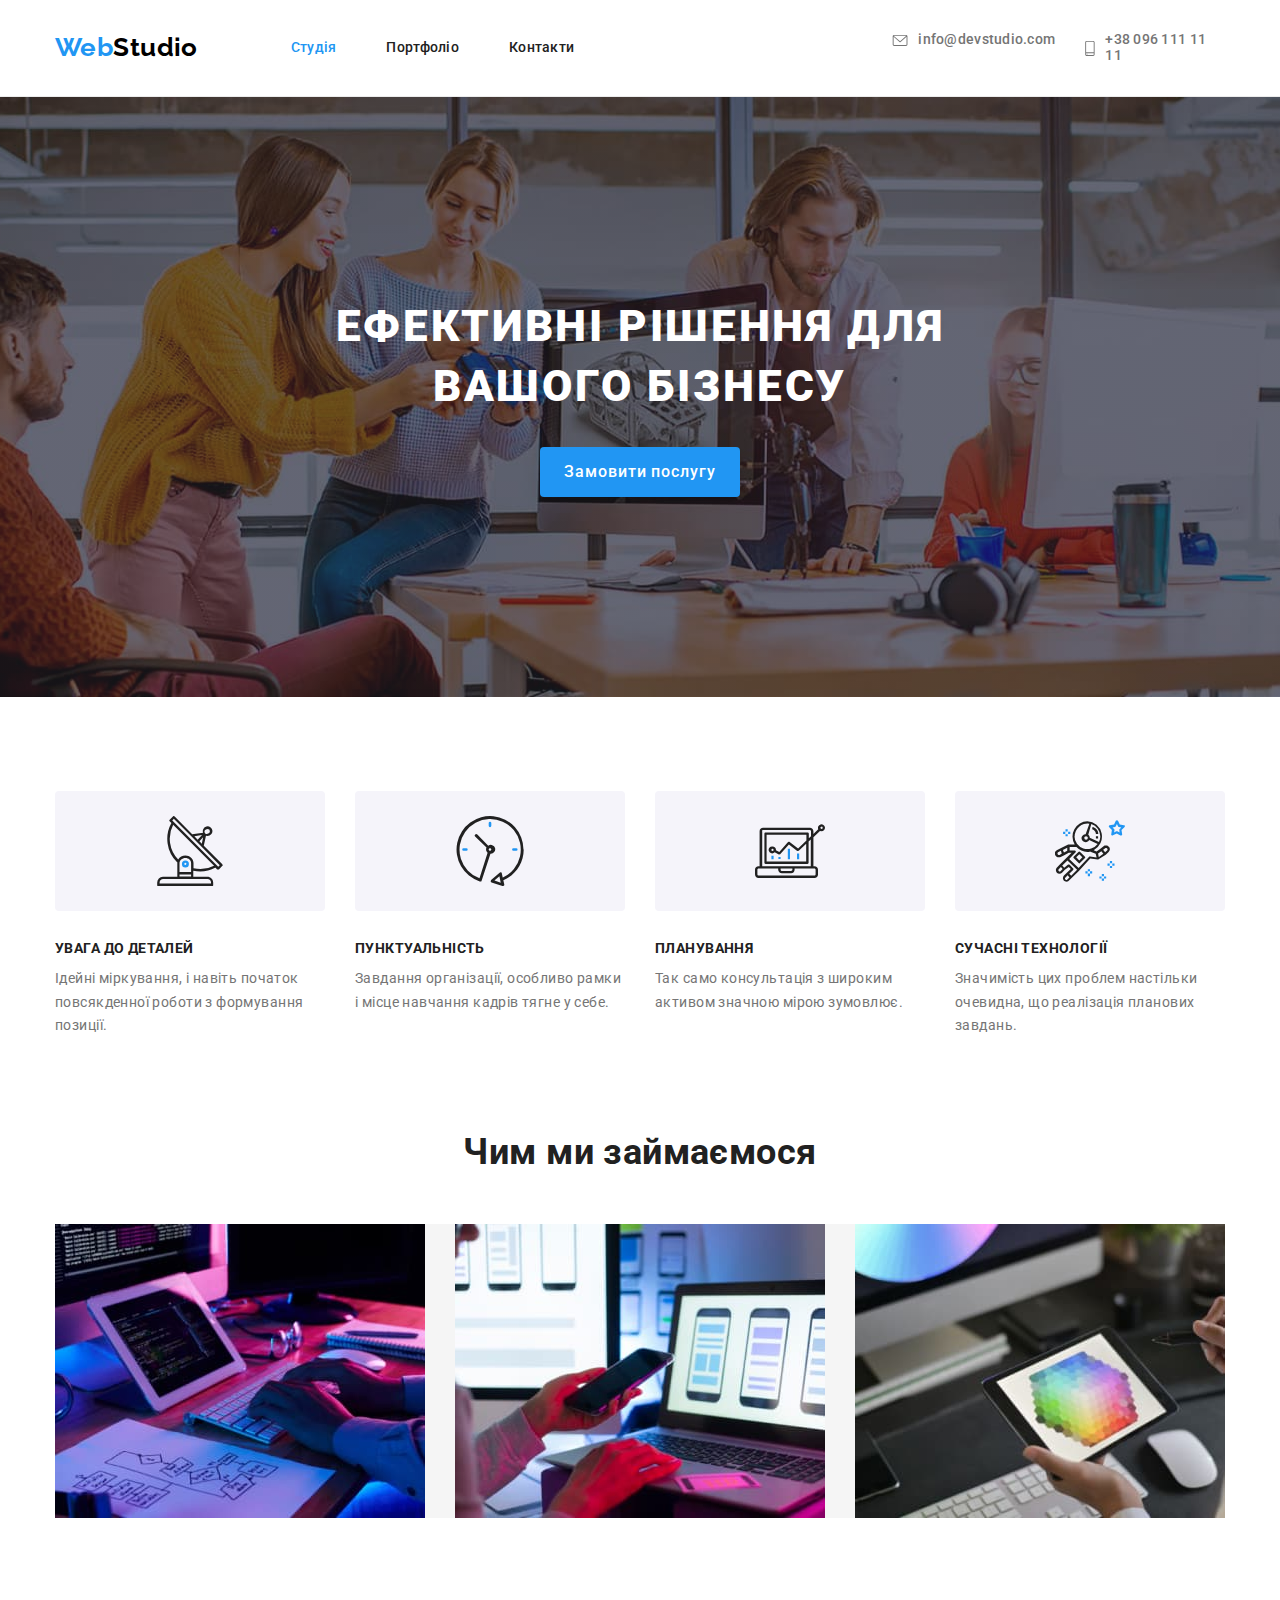
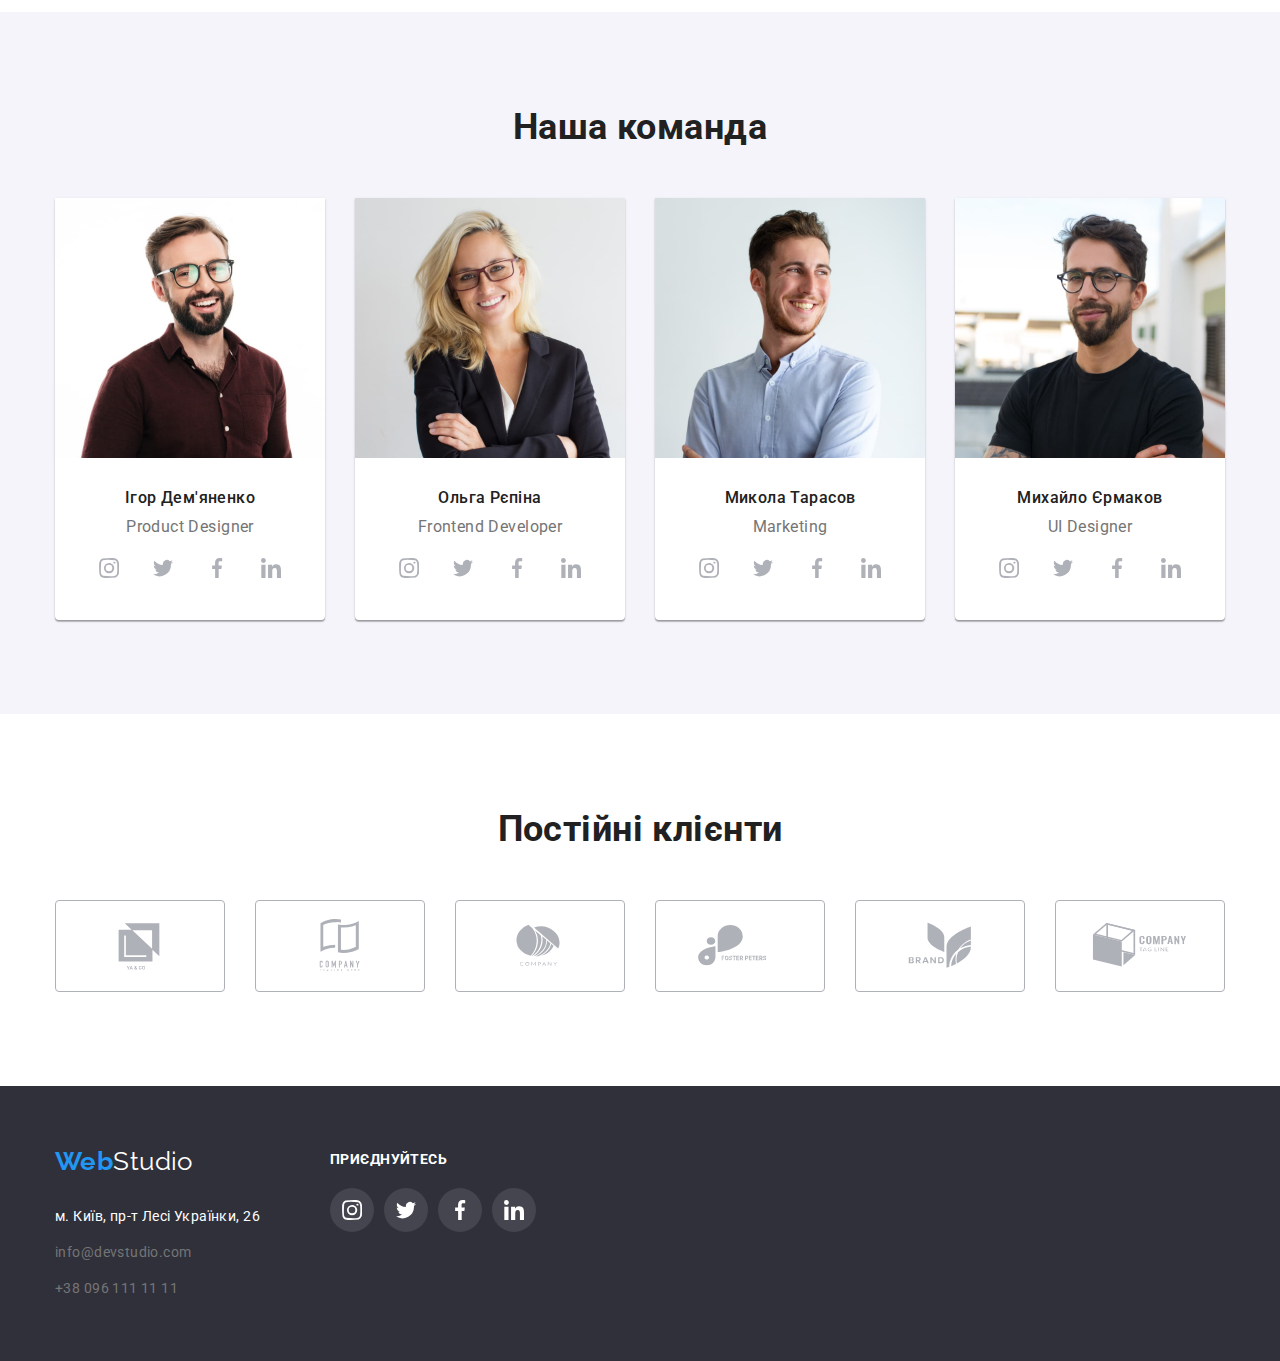
<file: index.html>
<!DOCTYPE html>
<html lang="uk">
  <head>
    <meta charset="UTF-8" />
    <meta http-equiv="X-UA-Compatible" content="IE=edge" />
    <meta name="viewport" content="width=device-width, initial-scale=1.0" />
    <title>Студія</title>
    <link rel="preconnect" href="https://fonts.googleapis.com" />
    <link rel="preconnect" href="https://fonts.gstatic.com" crossorigin />
    <link
      href="https://fonts.googleapis.com/css2?family=Raleway:wght@700&family=Roboto:wght@400;500;700;900&display=swap"
      rel="stylesheet"
    />
    <link
      rel="stylesheet"
      href="https://cdnjs.cloudflare.com/ajax/libs/modern-normalize/1.1.0/modern-normalize.min.css"
    />
    <link rel="stylesheet" href="./css/styles.css" />
  </head>
  <body>
    <!--header-->
    <header class="page-header">
      <div class="container main-nav">
        <nav class="site-nav">
          <a href="./index.html" class="logo"><span class="web">Web</span>Studio</a>
          <ul class="site-nav-ul">
            <li class="item"><a href="./index.html" class="link current">Студія</a></li>
            <li class="item"><a href="./portfolio.html" class="link">Портфоліо</a></li>
            <li class="item"><a href="#" class="link">Контакти</a></li>
          </ul>
        </nav>
        <ul class="auth-nav">
          <li class="item">
            <a class="site-nav-contact" href="mailto:info@devstudio.com">
              <svg class="icon-phone" width="16" height="12">
                <use href="./images/icons.svg#icon-envelope"></use>
              </svg>
              info@devstudio.com</a
            >
          </li>
          <li class="item">
            <a class="site-nav-contact" href="tel:+380961111111">
              <svg class="icon-phone" width="10" height="16">
                <use href="./images/icons.svg#icon-smartphone"></use>
              </svg>
              +38 096 111 11 11</a
            >
          </li>
        </ul>
      </div>
    </header>
    <main>
      <!--block1-->
      <section class="hero">
        <div class="overlay">
          <h1 class="title-one">Ефективні рішення для вашого бізнесу</h1>
          <button type="button" class="button-active">Замовити послугу</button>
        </div>
      </section>
      <!--block2-->
      <section class="section-two">
        <div class="container">
          <h2 class="visually-hidden">Наші переваги</h2>
          <ul class="section-two-list">
            <li class="item-benefits">
              <div class="benefits-svg">
                <svg width="70" height="70">
                  <use href="./images/icons.svg#icon-antenna"></use>
                </svg>
              </div>
              <h3 class="title-benefits">УВАГА ДО ДЕТАЛЕЙ</h3>
              <p class="text-benefits">
                Ідейні міркування, і навіть початок повсякденної роботи з формування позиції.
              </p>
            </li>
            <li class="item-benefits">
              <div class="benefits-svg">
                <svg width="70" height="70">
                  <use href="./images/icons.svg#icon-clock"></use>
                </svg>
              </div>
              <h3 class="title-benefits">ПУНКТУАЛЬНІСТЬ</h3>
              <p class="text-benefits">
                Завдання організації, особливо рамки і місце навчання кадрів тягне у себе.
              </p>
            </li>
            <li class="item-benefits">
              <div class="benefits-svg">
                <svg width="70" height="70">
                  <use href="./images/icons.svg#icon-diagram"></use>
                </svg>
              </div>
              <h3 class="title-benefits">ПЛАНУВАННЯ</h3>
              <p class="text-benefits">
                Так само консультація з широким активом значною мірою зумовлює.
              </p>
            </li>
            <li class="item-benefits">
              <div class="benefits-svg">
                <svg width="70" height="70">
                  <use href="./images/icons.svg#icon-astronaut"></use>
                </svg>
              </div>
              <h3 class="title-benefits">СУЧАСНІ ТЕХНОЛОГІЇ</h3>
              <p class="text-benefits">
                Значимість цих проблем настільки очевидна, що реалізація планових завдань.
              </p>
            </li>
          </ul>
        </div>
      </section>
      <!--block3 - portfolio-->
      <section class="section-three">
        <div class="container">
          <h2 class="title-work">Чим ми займаємося</h2>
          <ul class="section-three-list">
            <li>
              <img src="./images/photojob1.jpg" alt="Проєкт1" width="370" height="290" />
            </li>
            <li>
              <img src="./images/photojob2.jpg" alt="Проєкт2" width="370" height="290" />
            </li>
            <li>
              <img src="./images/photojob3.jpg" alt="Проєкт3" width="370" height="290" />
            </li>
          </ul>
        </div>
      </section>
      <!--block4-->
      <section class="section-command">
        <div class="container">
          <h2 class="command">Наша команда</h2>
          <ul class="section-command-ul">
            <li class="command-li">
              <img src="./images/photo-igor.jpg" alt="Ігор Дем'яненко" width="270" height="260" />
              <div class="text-command">
                <h3 class="title-command">Ігор Дем'яненко</h3>
                <p class="filter-command">Product Designer</p>
                <div class="command-icons">
                  <ul class="command-list">
                    <li class="command-item">
                      <a href="#" class="command-links">
                        <svg width="20" height="20">
                          <use href="./images/icons.svg#icon-instagram"></use>
                        </svg>
                      </a>
                    </li>
                    <li class="command-item">
                      <a href="#" class="command-links">
                        <svg width="20" height="20">
                          <use href="./images/icons.svg#icon-twitter"></use>
                        </svg>
                      </a>
                    </li>
                    <li class="command-item">
                      <a href="#" class="command-links">
                        <svg width="20" height="20">
                          <use href="./images/icons.svg#icon-facebook"></use>
                        </svg>
                      </a>
                    </li>
                    <li class="command-item">
                      <a href="#" class="command-links">
                        <svg width="20" height="20">
                          <use href="./images/icons.svg#icon-linkedin"></use>
                        </svg>
                      </a>
                    </li>
                  </ul>
                </div>
              </div>
            </li>
            <li class="command-li">
              <img src="./images/photo-olga.jpg" alt="Ольга Рєпіна" width="270" height="260" />
              <div class="text-command">
                <h3 class="title-command">Ольга Рєпіна</h3>
                <p class="filter-command">Frontend Developer</p>
                <div class="command-icons">
                  <ul class="command-list">
                    <li class="command-item">
                      <a href="#" class="command-links">
                        <svg width="20" height="20">
                          <use href="./images/icons.svg#icon-instagram"></use>
                        </svg>
                      </a>
                    </li>
                    <li class="command-item">
                      <a href="#" class="command-links">
                        <svg width="20" height="20">
                          <use href="./images/icons.svg#icon-twitter"></use>
                        </svg>
                      </a>
                    </li>
                    <li class="command-item">
                      <a href="#" class="command-links">
                        <svg width="20" height="20">
                          <use href="./images/icons.svg#icon-facebook"></use>
                        </svg>
                      </a>
                    </li>
                    <li class="command-item">
                      <a href="#" class="command-links">
                        <svg width="20" height="20">
                          <use href="./images/icons.svg#icon-linkedin"></use>
                        </svg>
                      </a>
                    </li>
                  </ul>
                </div>
              </div>
            </li>
            <li class="command-li">
              <img src="./images/photo-mykola.jpg" alt="Микола Тарасов" width="270" height="260" />
              <div class="text-command">
                <h3 class="title-command">Микола Тарасов</h3>
                <p class="filter-command">Marketing</p>
                <div class="command-icons">
                  <ul class="command-list">
                    <li class="command-item">
                      <a href="#" class="command-links">
                        <svg width="20" height="20">
                          <use href="./images/icons.svg#icon-instagram"></use>
                        </svg>
                      </a>
                    </li>
                    <li class="command-item">
                      <a href="#" class="command-links">
                        <svg width="20" height="20">
                          <use href="./images/icons.svg#icon-twitter"></use>
                        </svg>
                      </a>
                    </li>
                    <li class="command-item">
                      <a href="#" class="command-links">
                        <svg width="20" height="20">
                          <use href="./images/icons.svg#icon-facebook"></use>
                        </svg>
                      </a>
                    </li>
                    <li class="command-item">
                      <a href="#" class="command-links">
                        <svg width="20" height="20">
                          <use href="./images/icons.svg#icon-linkedin"></use>
                        </svg>
                      </a>
                    </li>
                  </ul>
                </div>
              </div>
            </li>
            <li class="command-li">
              <img
                src="./images/photo-myhailo.jpg"
                alt="Михайло Єрмаков"
                width="270"
                height="260"
              />
              <div class="text-command">
                <h3 class="title-command">Михайло Єрмаков</h3>
                <p class="filter-command">UI Designer</p>
                <div class="command-icons">
                  <ul class="command-list">
                    <li class="command-item">
                      <a href="#" class="command-links">
                        <svg width="20" height="20">
                          <use href="./images/icons.svg#icon-instagram"></use>
                        </svg>
                      </a>
                    </li>
                    <li class="command-item">
                      <a href="#" class="command-links">
                        <svg width="20" height="20">
                          <use href="./images/icons.svg#icon-twitter"></use>
                        </svg>
                      </a>
                    </li>
                    <li class="command-item">
                      <a href="#" class="command-links">
                        <svg width="20" height="20">
                          <use href="./images/icons.svg#icon-facebook"></use>
                        </svg>
                      </a>
                    </li>
                    <li class="command-item">
                      <a href="#" class="command-links">
                        <svg width="20" height="20">
                          <use href="./images/icons.svg#icon-linkedin"></use>
                        </svg>
                      </a>
                    </li>
                  </ul>
                </div>
              </div>
            </li>
          </ul>
        </div>
      </section>
      <!--block5-->
      <section class="section-client">
        <div class="container">
          <h2 class="command">Постійні клієнти</h2>
          <div class="client-icons">
            <ul class="client-list">
              <li class="client-item">
                <a href="#" class="client-links">
                  <svg class="client-icon" width="106" height="60">
                    <use href="./images/icons.svg#icon-Logo1"></use>
                  </svg>
                </a>
              </li>
              <li class="client-item">
                <a href="#" class="client-links">
                  <svg class="client-icon" width="106" height="60">
                    <use href="./images/icons.svg#icon-Logo2"></use>
                  </svg>
                </a>
              </li>
              <li class="client-item">
                <a href="#" class="client-links">
                  <svg class="client-icon" width="106" height="60">
                    <use href="./images/icons.svg#icon-Logo3"></use>
                  </svg>
                </a>
              </li>
              <li class="client-item">
                <a href="#" class="client-links">
                  <svg class="client-icon" width="106" height="60">
                    <use href="./images/icons.svg#icon-Logo4"></use>
                  </svg>
                </a>
              </li>
              <li class="client-item">
                <a href="#" class="client-links">
                  <svg class="client-icon" width="106" height="60">
                    <use href="./images/icons.svg#icon-Logo5"></use>
                  </svg>
                </a>
              </li>
              <li class="client-item">
                <a href="#" class="client-links">
                  <svg class="client-icon" width="106" height="60">
                    <use href="./images/icons.svg#icon-Logo6"></use>
                  </svg>
                </a>
              </li>
            </ul>
          </div>
        </div>
      </section>
    </main>
    <!--Contacts-->
    <footer class="footer">
      <div class="container footer-nav">
        <div class="footer-text">
          <a href="#" class="footer-logo"><span class="web">Web</span>Studio</a>
          <address class="address">
            <ul class="adress-ul">
              <li class="adress-item">
                <a
                  href="https://goo.gl/maps/4DEPjrR7s4Dfj8Ng8"
                  target="_blank"
                  rel="noreferrer noopener nofollow"
                  class="footer-position"
                  >м. Київ, пр-т Лесі Українки, 26</a
                >
              </li>
              <li class="adress-item">
                <a href="mailto:info@devstudio.com" class="footer-link">info@devstudio.com</a>
              </li>
              <li class="adress-item">
                <a href="tel:+380961111111" class="footer-link">+38 096 111 11 11</a>
              </li>
            </ul>
          </address>
        </div>
        <div class="footer-social">
          <h4 class="join">Приєднуйтесь</h4>
          <ul class="social-list">
            <li class="social-item">
              <a href="#" class="social-links">
                <svg width="20" height="20">
                  <use href="./images/icons.svg#icon-instagram"></use>
                </svg>
              </a>
            </li>
            <li class="social-item">
              <a href="#" class="social-links">
                <svg width="20" height="20">
                  <use href="./images/icons.svg#icon-twitter"></use>
                </svg>
              </a>
            </li>
            <li class="social-item">
              <a href="#" class="social-links">
                <svg width="20" height="20">
                  <use href="./images/icons.svg#icon-facebook"></use>
                </svg>
              </a>
            </li>
            <li class="social-item">
              <a href="#" class="social-links">
                <svg width="20" height="20">
                  <use href="./images/icons.svg#icon-linkedin"></use>
                </svg>
              </a>
            </li>
          </ul>
        </div>
      </div>
    </footer>
  </body>
</html>
</file>
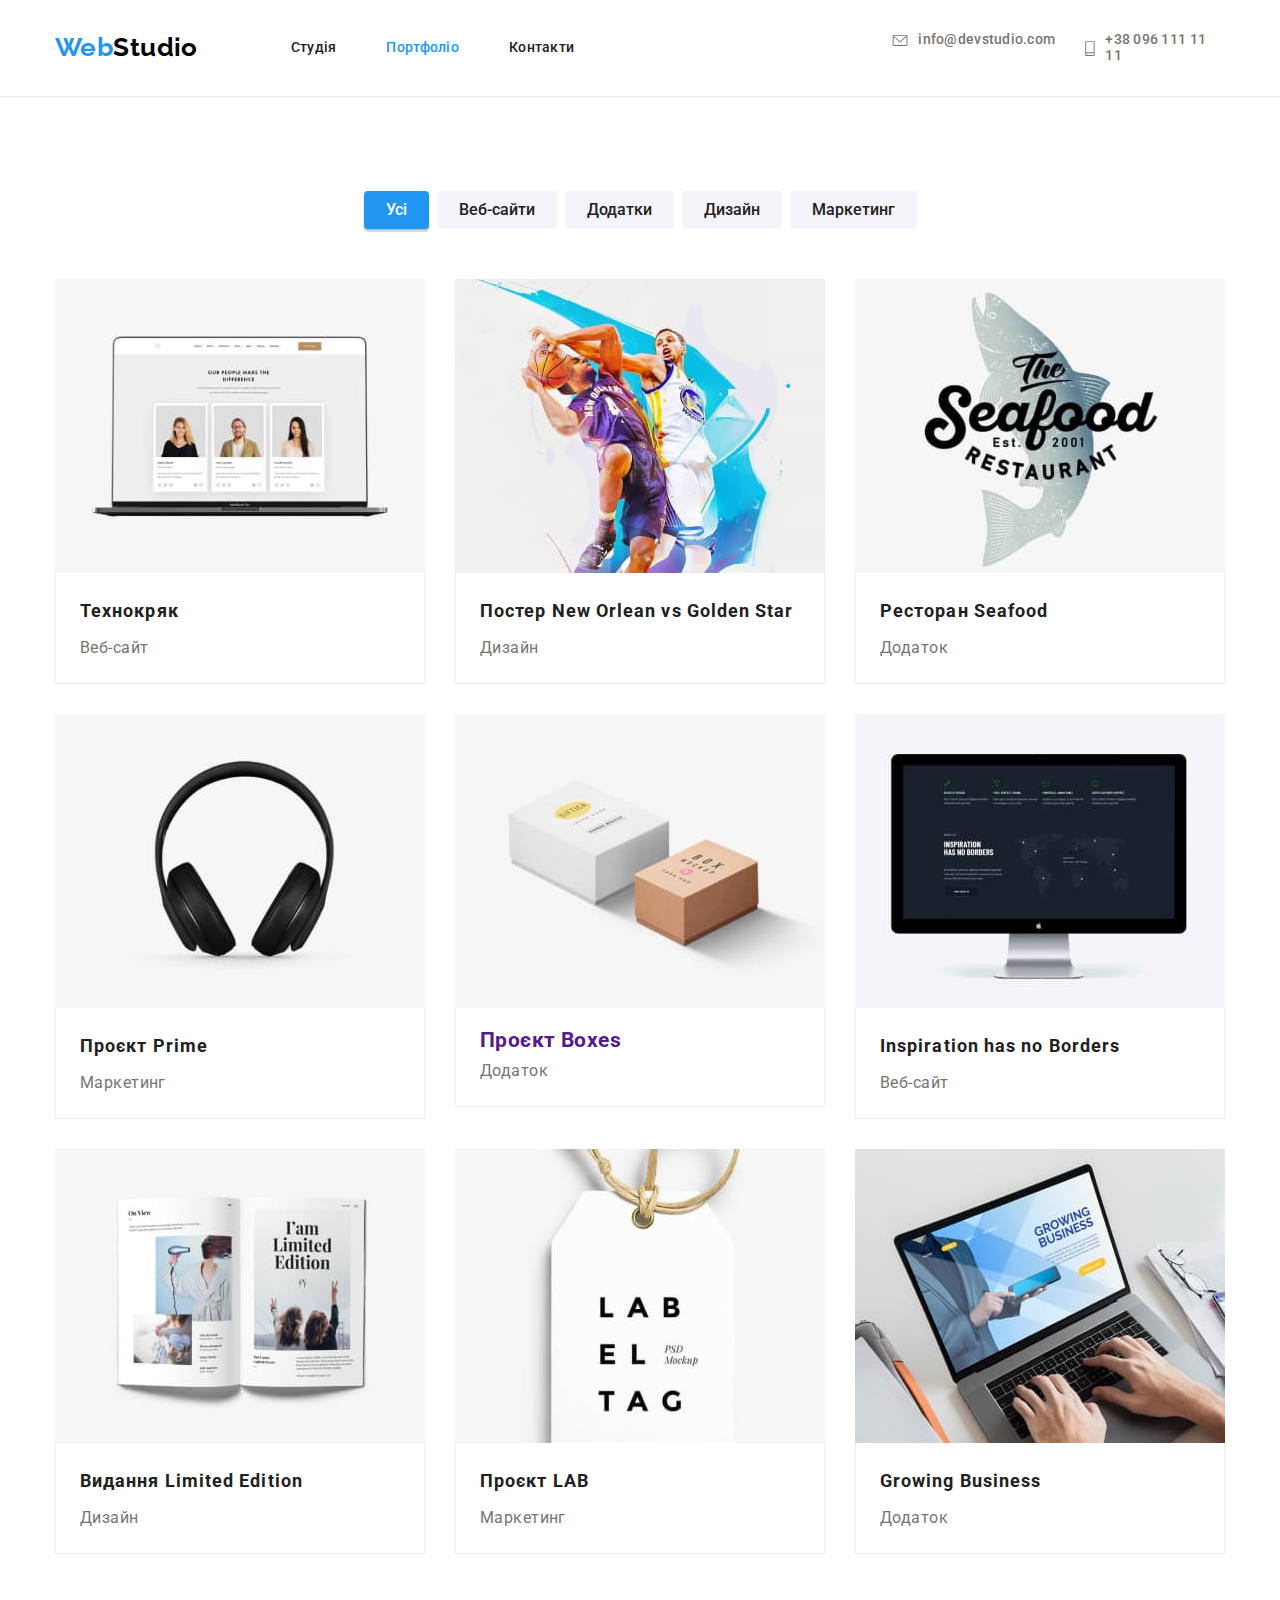
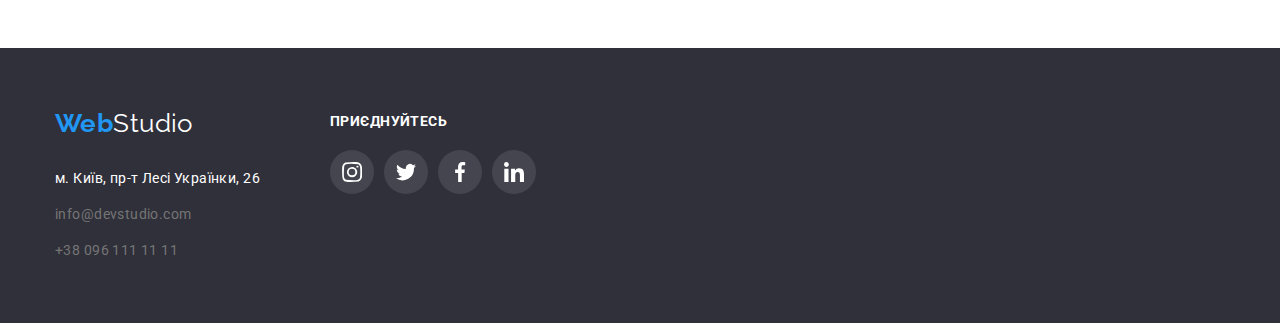
<file: portfolio.html>
<!DOCTYPE html>
<html lang="uk">
  <head>
    <meta charset="UTF-8" />
    <meta http-equiv="X-UA-Compatible" content="IE=edge" />
    <meta name="viewport" content="width=device-width, initial-scale=1.0" />
    <title>Портфоліо</title>
    <link rel="preconnect" href="https://fonts.googleapis.com" />
    <link rel="preconnect" href="https://fonts.gstatic.com" crossorigin />
    <link
      href="https://fonts.googleapis.com/css2?family=Raleway:wght@700&family=Roboto:wght@400;500;700;900&display=swap"
      rel="stylesheet"
    />
    <link
      rel="stylesheet"
      href="https://cdnjs.cloudflare.com/ajax/libs/modern-normalize/1.1.0/modern-normalize.min.css"
    />
    <link rel="stylesheet" href="./css/styles.css" />
  </head>
  <body>
    <!--header-->
    <header class="page-header">
      <div class="container main-nav">
        <nav class="site-nav">
          <a href="./index.html" class="logo"><span class="web">Web</span>Studio</a>
          <ul class="site-nav-ul">
            <li class="item"><a href="./index.html" class="link">Студія</a></li>
            <li class="item"><a href="./portfolio.html" class="link current">Портфоліо</a></li>
            <li class="item"><a href="#" class="link">Контакти</a></li>
          </ul>
        </nav>
        <ul class="auth-nav">
          <li class="item">
            <a class="site-nav-contact" href="mailto:info@devstudio.com">
              <svg class="icon-phone" width="16" height="12">
                <use href="./images/icons.svg#icon-envelope"></use>
              </svg>
              info@devstudio.com</a
            >
          </li>
          <li class="item">
            <a class="site-nav-contact" href="tel:+380961111111">
              <svg class="icon-phone" width="10" height="16">
                <use href="./images/icons.svg#icon-smartphone"></use>
              </svg>
              +38 096 111 11 11</a
            >
          </li>
        </ul>
      </div>
    </header>
    <!--block1-->
    <main>
      <!--Filters-->
      <section class="section-filter">
        <div class="container">
          <ul class="button-filter">
            <li>
              <button type="button" class="filter-active">Усі</button>
            </li>
            <li>
              <button type="button" class="filter">Веб-сайти</button>
            </li>
            <li>
              <button type="button" class="filter">Додатки</button>
            </li>
            <li>
              <button type="button" class="filter">Дизайн</button>
            </li>
            <li>
              <button type="button" class="filter">Маркетинг</button>
            </li>
          </ul>
          <h1 class="visually-hidden">Проєкти</h1>
          <ul class="project-list">
            <li class="project-item">
              <a href="" class="project-link">
                <img src="./images/project1.jpg" alt="Технокряк" width="370" height="294" />
                <div class="content-project">
                  <h2 class="title-project">Технокряк</h2>
                  <p class="filter-project">Веб-сайт</p>
                </div>
              </a>
            </li>
            <li class="project-item">
              <a href="" class="project-link">
                <img
                  src="./images/project2.jpg"
                  alt="Постер New Orlean vs Golden Star"
                  width="370"
                  height="294"
                />
                <div class="content-project">
                  <h2 class="title-project">Постер New Orlean vs Golden Star</h2>
                  <p class="filter-project">Дизайн</p>
                </div>
              </a>
            </li>
            <li class="project-item">
              <a href="" class="project-link">
                <img src="./images/project3.jpg" alt="Ресторан Seafood" width="370" height="294" />
                <div class="content-project">
                  <h2 class="title-project">Ресторан Seafood</h2>
                  <p class="filter-project">Додаток</p>
                </div>
              </a>
            </li>
            <li class="project-item">
              <a href="" class="project-link">
                <img src="./images/project4.jpg" alt="Проєкт Prime" width="370" height="294" />
                <div class="content-project">
                  <h2 class="title-project">Проєкт Prime</h2>
                  <p class="filter-project">Маркетинг</p>
                </div>
              </a>
            </li>
            <li class="project-item">
              <a href="" class="project-link">
                <img src="./images/project5.jpg" alt="Проєкт Boxes" width="370" height="294" />
                <div class="content-project">
                  <h2 class="title -project">Проєкт Boxes</h2>
                  <p class="filter-project">Додаток</p>
                </div>
              </a>
            </li>
            <li class="project-item">
              <a href="" class="project-link">
                <img
                  src="./images/project6.jpg"
                  alt="Натхнення не має кордонів"
                  width="370"
                  height="294"
                />
                <div class="content-project">
                  <h2 class="title-project">Inspiration has no Borders</h2>
                  <p class="filter-project">Веб-сайт</p>
                </div>
              </a>
            </li>
            <li class="project-item">
              <a href="" class="project-link">
                <img
                  src="./images/project7.jpg"
                  alt="Видання Limited Edition"
                  width="370"
                  height="294"
                />
                <div class="content-project">
                  <h2 class="title-project">Видання Limited Edition</h2>
                  <p class="filter-project">Дизайн</p>
                </div>
              </a>
            </li>
            <li class="project-item">
              <a href="" class="project-link">
                <img src="./images/project8.jpg" alt="Проєкт LAB" width="370" height="294" />
                <div class="content-project">
                  <h2 class="title-project">Проєкт LAB</h2>
                  <p class="filter-project">Маркетинг</p>
                </div>
              </a>
            </li>
            <li class="project-item">
              <a href="" class="project-link">
                <img src="./images/project9.jpg" alt="Зростаючий бізнес" width="370" height="294" />
                <div class="content-project">
                  <h2 class="title-project">Growing Business</h2>
                  <p class="filter-project">Додаток</p>
                </div>
              </a>
            </li>
          </ul>
        </div>
      </section>
    </main>
    <!--Contacts-->
    <footer class="footer">
      <div class="container footer-nav">
        <div class="footer-text">
          <a href="#" class="footer-logo"><span class="web">Web</span>Studio</a>
          <address class="address">
            <ul class="adress-ul">
              <li class="adress-item">
                <a
                  href="https://goo.gl/maps/4DEPjrR7s4Dfj8Ng8"
                  target="_blank"
                  rel="noreferrer noopener nofollow"
                  class="footer-position"
                  >м. Київ, пр-т Лесі Українки, 26</a
                >
              </li>
              <li class="adress-item">
                <a href="mailto:info@devstudio.com" class="footer-link">info@devstudio.com</a>
              </li>
              <li class="adress-item">
                <a href="tel:+380961111111" class="footer-link">+38 096 111 11 11</a>
              </li>
            </ul>
          </address>
        </div>
        <div class="footer-social">
          <h4 class="join">Приєднуйтесь</h4>
          <ul class="social-list">
            <li class="social-item">
              <a href="#" class="social-links">
                <svg width="20" height="20">
                  <use href="./images/icons.svg#icon-instagram"></use>
                </svg>
              </a>
            </li>
            <li class="social-item">
              <a href="#" class="social-links">
                <svg width="20" height="20">
                  <use href="./images/icons.svg#icon-twitter"></use>
                </svg>
              </a>
            </li>
            <li class="social-item">
              <a href="#" class="social-links">
                <svg width="20" height="20">
                  <use href="./images/icons.svg#icon-facebook"></use>
                </svg>
              </a>
            </li>
            <li class="social-item">
              <a href="#" class="social-links">
                <svg width="20" height="20">
                  <use href="./images/icons.svg#icon-linkedin"></use>
                </svg>
              </a>
            </li>
          </ul>
        </div>
      </div>
    </footer>
  </body>
</html>
</file>
<file: css/styles.css>
html {
  box-sizing: border-box;
}

*,
*::before,
*::after {
  box-sizing: inherit;
}
:root {
  --primary-text-color: #212121;
  --accent-color: #757575;
  --primary-white-color: #ffffff;
  --button-link-color: #2196f3;
  --button-active: #188ce8;
  --primary-black-color: #000000;
  --button-second-color: #f5f4fa;
  --footer-main-color: rgda(255, 255, 255, 0.6);
  --bgr-footer: #2f303a;
  --bgr-section: #f5f5f5;
  --button-shadow: rgba(0, 0, 0, 0.15);
  --border-container: #ececec;
  --border-project: #eeeeee;
  --color-icon: #afb1b8;
  --bgr-color-hero: #c4c4c4;
  --bgr-button-footer: rgba(255, 255, 255, 0.1);
  --color-social: rgba(175, 177, 184, 1);
}

body {
  margin: 0 auto;

  background-color: var(--primary-white-color);
  color: var(--accent-color);
  font-family: Roboto, sans-serif;
  font-size: 14px;
  letter-spacing: 0.03em;
}
.visually-hidden {
  position: absolute;
  width: 1px;
  height: 1px;
  margin: -1px;
  border: 0;
  padding: 0;

  white-space: nowrap;
  clip-path: inset(100%);
  clip: rect(0 0 0 0);
  overflow: hidden;
}

h1,
h2,
h3,
p,
ul {
  margin: 0;
  padding: 0;
}

li {
  padding: 0;
  margin: 0;

  list-style: none;
}

img {
  display: block;
  max-width: 100%;
  height: auto;
}

.container {
  margin: 0 auto;
  width: 100%;
  max-width: 1200px;
  padding: 0 15px;
}

/* Header*/

.page-header {
  border-bottom: 1px solid var(--border-container);
}
.main-nav {
  display: flex;
  align-items: center;
  gap: 318px;
}

.site-nav {
  display: flex;
  align-items: center;
}
.site-nav-ul {
  display: flex;
  align-items: center;
  margin-left: 93px;
}

.site-nav-ul .item + .item {
  margin-left: 50px;
}

.site-nav .link {
  display: block;
  padding-top: 32px;
  padding-bottom: 32px;

  color: var(--primary-text-color);

  font-weight: 500;
  line-height: 1.14;
  letter-spacing: 0.02em;
  text-decoration: none;
}

.site-nav .link:hover,
.site-nav .link:focus {
  color: var(--button-link-color);
  text-decoration: none;
}

.site-nav .link.current {
  color: var(--button-link-color);
  text-decoration: none;
}
.auth-nav {
  display: flex;
  align-self: center;
  margin-left: 0;
}
.auth-nav .item + .item {
  margin-left: 30px;
}

.site-nav-contact {
  display: flex;
  padding-top: 32px;
  padding-bottom: 32px;
  align-items: center;
  color: var(--accent-color);
  font-weight: 500;
  line-height: 1.14;
  letter-spacing: 0.02em;
  text-decoration: none;
}
/* .site-nav-contact::before {
  content: '';
  height: 10px;
  width: 16px;
  background-color: red;
  background-image: url(../images/icons.svg#icon-smartphone);
} */

.site-nav-contact:hover,
.site-nav-contact:focus {
  color: var(--button-link-color);
}

.icon-phone {
  margin-right: 10px;
  fill: currentColor;
}

.logo,
.web {
  font-family: Raleway;
  font-weight: 700;
  font-size: 26px;
  line-height: 1.19;
  text-decoration: none;
}
.logo {
  color: var(--primary-black-color);
}

.web {
  color: var(--button-link-color);
}

/* Style Studio */

.hero {
  text-align: center;
}

.title-one {
  margin-bottom: 30px;
  margin-right: auto;
  margin-left: auto;
  width: 696px;

  color: var(--primary-white-color);
  font-weight: 900;
  font-size: 44px;
  line-height: 1.36;
  text-align: center;
  letter-spacing: 0.06em;
  text-transform: uppercase;
}

.button-active {
  min-width: 200px;
  padding: 10px 24px;
  nav-left: auto;
  letter-spacing: 0.06em;
  box-shadow: 0px 4px 4px var(--button-shadow);
  border-radius: 4px;
  color: var(--primary-white-color);
  background-color: var(--button-link-color);
  font-weight: 500;
  font-size: 16px;
  line-height: 1.88;
  text-align: center;
  cursor: pointer;
  font-family: Roboto, sans-serif;
}

.button-active:hover,
.button-active:focus {
  background-color: var(--button-active);
}
.overlay {
  max-width: 1600px;
  margin-left: auto;
  margin-right: auto;
  background-image: linear-gradient(to right, rgba(47, 48, 58, 0.4), rgba(47, 48, 58, 0.4)),
    url(../images/overlay.jpg);
  background-repeat: no-repeat;
  background-position: center;
  background-size: cover;
  background-color: var(--bgr-color-hero);
  padding: 200px 0;
}

.section-two {
  padding-top: 94px;
  padding-bottom: 94px;
}

.section-two-list {
  display: flex;
  gap: 30px;
}
.title-invisible {
  color: transparent;
}

.item-benefits {
  flex-basis: calc((100% - 90px / 4));
}

.title-benefits {
  margin-bottom: 10px;

  color: var(--primary-text-color);
  font-weight: 700;
  font-size: 14px;
  line-height: 1.14;
}

.text-benefits {
  color: var(--accent-color);
  font-size: 14px;
  line-height: 1.71;
}

.benefits-svg {
  display: flex;
  align-items: center;
  justify-content: center;
  padding: 0;
  width: 270px;
  height: 120px;
  background-color: #f5f4fa;
  border-radius: 4px;
  margin-bottom: 30px;
}

.section-three {
  padding-bottom: 94px;
}

.section-three-list {
  background-color: var(--bgr-section);
  display: flex;
  gap: 30px;
}
.title-work {
  text-align: center;
  margin-bottom: 50px;
  text-align: center;
  color: var(--primary-text-color);
  font-weight: 700;
  font-size: 36px;
  line-height: 1.17x;
}
.section-command {
  padding-bottom: 94px;
  padding-top: 94px;
  background: var(--button-second-color);
}
.command {
  text-align: center;
  margin-bottom: 50px;
  color: var(--primary-text-color);
  font-weight: 700;
  font-size: 36px;
  line-height: 1.17;
}

.section-command-ul {
  display: flex;
  gap: 30px;
}

.command-li {
  background-color: var(--primary-white-color);
  box-shadow: 0px 1px 3px rgba(0, 0, 0, 0.12), 0px 1px 1px rgba(0, 0, 0, 0.14),
    0px 2px 1px rgba(0, 0, 0, 0.2);
  border-radius: 0px 0px 4px 4px;
}
.title-command {
  color: var(--primary-text-color);
  font-weight: 500;
  font-size: 16px;
  line-height: 1.19;
  margin-bottom: 10px;
  text-align: center;
}

.filter-command {
  margin-bottom: 10px;
  color: var(--accent-color);
  font-size: 16px;
  line-height: 1.19;
  text-align: center;
}

.text-command {
  padding-top: 30px;
  padding-bottom: 30px;
}

/* .command-icons {
  display: flex;
  gap: 10px;
  justify-content: center;
} */

.command-list {
  display: flex;
  align-items: center;
  justify-content: center;
  gap: 10px;
}
.command-item {
  width: 44px;
  height: 44px;
}

.command-links {
  display: flex;
  align-items: center;
  justify-content: center;
  padding: 0;
  border: none;
  background-color: var(--primary-white-color);
  fill: var(--color-social);
  border-radius: 50%;
  width: 44px;
  height: 44px;
}

.command-links:hover,
.command-links:focus {
  fill: var(--primary-white-color);
  background-color: var(--button-link-color);
}

/* .button {
  padding: 0;
  border: none;
  width: 44px;
  height: 44px;
  background-color: var(--primary-white-color);
  border-radius: 50%;
  color: var(--color-icon);
}

/* .command-icon {
  width: 20px;
  height: 20px;
  fill: currentColor;
} */

/* Style Portfolio */

.section-filter {
  padding-top: 94px;
  padding-bottom: 94px;
}

.button-filter {
  margin-bottom: 50px;
  display: flex;
  align-items: center;
  justify-content: center;
  gap: 8px;
}

.filter {
  padding: 6px 22px;
  border-radius: 4px;
  text-align: center;

  color: var(--primary-text-color);
  background-color: var(--button-second-color);
  font-weight: 500;
  font-size: 16px;
  line-height: 1.62;
  cursor: pointer;
  font-family: inherit;
}
.filter-active {
  text-align: center;
  padding: 6px 22px;
  box-shadow: 0px 3px 1px rgba(0, 0, 0, 0.1), 0px 1px 2px rgba(0, 0, 0, 0.08),
    0px 2px 2px rgba(0, 0, 0, 0.12);
  border-radius: 4px;
  color: var(--primary-white-color);
  background-color: var(--button-link-color);
  font-weight: 500;
  font-size: 16px;
  line-height: 1.62;
  cursor: pointer;
}

.filter:hover,
.filter:focus {
  background-color: var(--button-link-color);
  color: var(--primary-white-color);
  box-shadow: 0px 3px 1px rgba(0, 0, 0, 0.1), 0px 1px 2px rgba(0, 0, 0, 0.08),
    0px 2px 2px rgba(0, 0, 0, 0.12);
}

.title-project {
  color: var(--primary-text-color);
  font-weight: 700;
  font-size: 18px;
  line-height: 2;
  letter-spacing: 0.06em;
  text-decoration: none;
}

.filter-project {
  margin-top: 4px;
  color: var(--accent-color);
  font-size: 16px;
  line-height: 1.88;
  text-decoration: none;
}

.project-list {
  display: flex;
  gap: 30px;
  flex-wrap: wrap;
  flex-basis: calc((100% - 60px / 3));
}

.project-link {
  display: block;
  text-decoration: none;
}

.project-link:hover,
.project-link:focus {
  box-shadow: 0px 1px 1px rgba(0, 0, 0, 0.12), 0px 4px 4px rgba(0, 0, 0, 0.06),
    1px 4px 6px rgba(0, 0, 0, 0.16);
}

.content-project {
  padding: 20px 24px;
  border-left: 1px solid var(--border-project);
  border-right: 1px solid var(--border-project);
  border-bottom: 1px solid var(--border-project);
}

.section-client {
  padding-top: 94px;
  padding-bottom: 94px;
}
.client-list {
  display: flex;
  align-items: center;
  gap: 30px;
}
.client-item {
  width: 170px;
  height: 92px;
}

.client-links {
  display: flex;
  align-items: center;
  justify-content: center;
  padding: 0;
  width: 170px;
  height: 92px;
  border: 1px solid #afb1b8;
  border-radius: 4px;
  color: var(--color-icon);
  background-color: var(--primary-white-color);
}

.client-links:hover,
.client-links:focus {
  color: var(--button-link-color);
  border: 1px solid var(--button-link-color);
}

.client-icon {
  width: 106px;
  height: 60px;
  fill: currentColor;
}

.client-icons {
  display: flex;
  gap: 30px;
  justify-content: center;
}

/* Footer */
.footer {
  padding-top: 60px;
  padding-bottom: 60px;
  background-color: var(--bgr-footer);
}
.footer-logo {
  color: var(--primary-white-color);
  font-family: Raleway, sans-serif;
  font-size: 26px;
  line-height: 1.19;
  text-decoration: none;
}
.footer-position,
.footer-link {
  display: inline-block;
  color: var(--primary-white-color);
  font-size: 14px;
  line-height: 1.71;
  text-decoration: none;
}
.adress-item:not(:last-child) {
  margin-bottom: 12px;
}
.footer-link:last-child {
  margin-bottom: 0;
}
.footer-link {
  color: var(--footer-main-color);
  text-decoration: none;
}
.address {
  margin-top: 28px;
  font-style: normal;
}

.footer-position:hover,
.footer-position:focus,
.footer-link:hover,
.footer-link:focus {
  color: var(--button-link-color);
}

address {
  font-style: normal;
}

button {
  cursor: pointer;
  border: none;
  border-radius: 4px;
}

.link {
  text-decoration: none;
  color: inherit;
}

.footer-nav {
  display: flex;
  align-items: center;
  gap: 70px;
}

.footer-social {
  padding: 0;
  margin-top: -62px;
  display: block;
}

.social-list {
  display: flex;
  align-items: center;
  gap: 10px;
}
.social-item {
  width: 44px;
  height: 44px;
}

.social-links {
  display: flex;
  align-items: center;
  justify-content: center;
  padding: 0;
  border: none;
  background-color: var(--bgr-button-footer);
  border-radius: 50%;
  fill: var(--primary-white-color);
  width: 44px;
  height: 44px;
}

.social-links:hover,
.social-links:focus {
  fill: var(--primary-white-color);
  background-color: var(--button-link-color);
}

.join {
  margin: 0 0 20px 0;
  font-weight: 700;
  font-size: 14px;
  line-height: 1.14;
  text-transform: uppercase;
  color: var(--primary-white-color);
}
</file>
